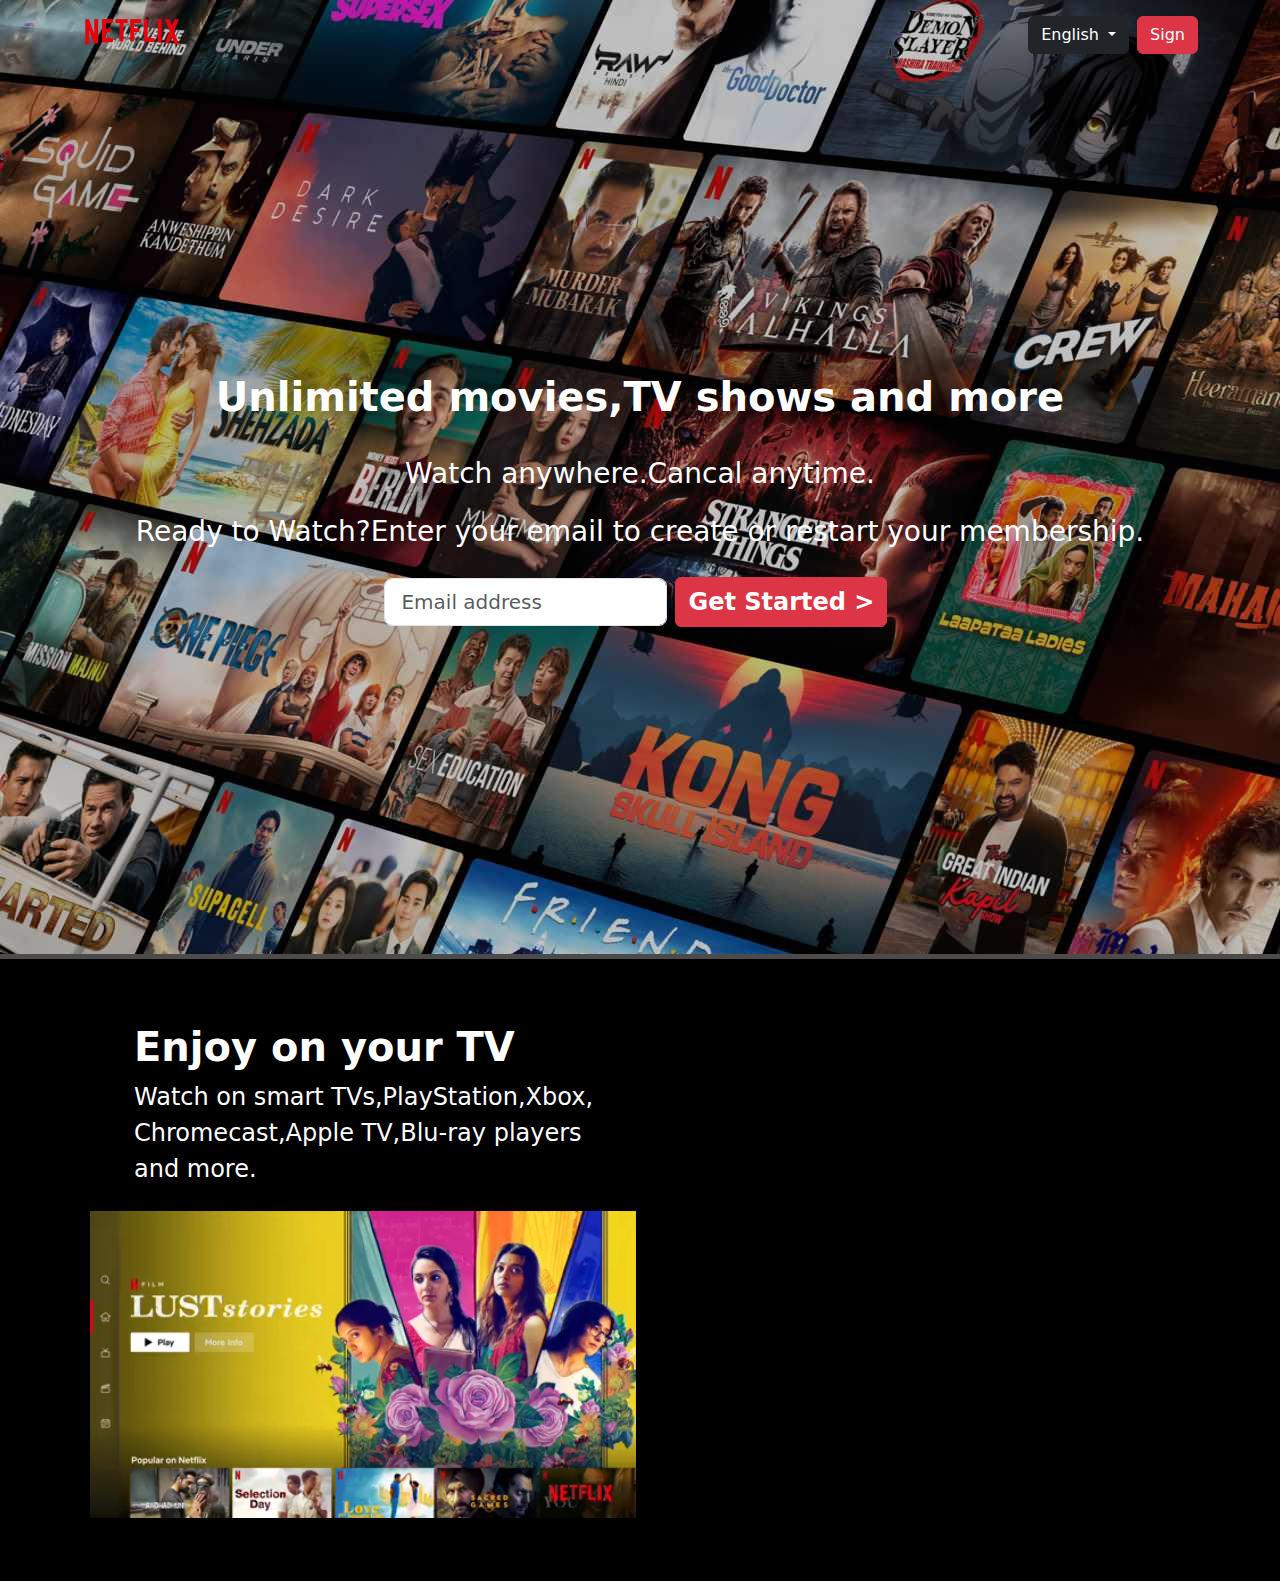
<file: index.html>
<!DOCTYPE html>
<html lang="en">

<head>
    <meta charset="UTF-8">
    <meta name="viewport" content="width=device-width, initial-scale=1.0">
    <title>Netflix</title>
    <link href="https://cdn.jsdelivr.net/npm/bootstrap@5.3.3/dist/css/bootstrap.min.css" rel="stylesheet"
        integrity="sha384-QWTKZyjpPEjISv5WaRU9OFeRpok6YctnYmDr5pNlyT2bRjXh0JMhjY6hW+ALEwIH" crossorigin="anonymous">
    <link rel="stylesheet" href="stylesheet.css">
</head>

<body>
    <!--Bannaer  -->
    <section>
        <div class="netflix ">
            <!-- <div class="mask"></div> -->
            <div class="container ">
                <div class="row justify-content-center ">
                    <div class="col mt-3">
                        <img src="Logonetflix.png" class="w-100 c-logo">
                    </div>
                    <div class="col mt-3">
                        <div class="d-flex justify-content-end ">
                            <div class="dropdown">
                                <button class="btn btn-dark  dropdown-toggle" type="button"
                                    data-bs-toggle="dropdown" aria-expanded="false">
                                    English
                                </button >
                                <ul class="dropdown-menu" name="language">
                                    <li><a class="dropdown-item" href="#">English </a></li>
                                    <li><a class="dropdown-item" href="#">Hindi</a></li>
                                </ul>
                            </div>
                            <button type="button" class="btn btn-danger ms-2">Sign </button>
                        </div>
                    </div>
                </div>
                <div class="row">
                    <div class="col">
                        <div class="d-flex align-items-center justify-content-center vh-100 ">
                            <div class="text-center text-white">
                                <h1 class="fs-1 fw-bold">Unlimited movies,TV shows and more </h1><br>
                                <p class="fs-3">Watch anywhere.Cancal anytime.</p>
                                <p class="fs-3">Ready to Watch?Enter your email to create or restart your membership.
                                </p>
                                <div class="d-sm-flex align-items-center justify-content-center">
                                    <div>
                                        <div class="input-group input-group-lg">
                                            <input type="text" class="form-control" aria-label="sizing example input"
                                                placeholder="Email address">
                                        </div>
                                    </div>
                                    <div>
                                        <button type="button"
                                            class="btn btn-danger text-nowrap fs-4 fw-semibold m-2">Get Started
                                            ></button>
                                    </div>
                                </div>
                            </div>
                        </div>
                    </div>
                </div>
            </div>

    </section>
    <!-- Banner End -->
     <section class="paragraph py-5 c-border-top">
        <div class="container">
            <div class="row">
                <div class="col-md-6  text-white d-flex align-items-center ps-5 m-2">
                    <div>
                        <h1 class="fs-1 p-0 m-2 fw-bold ">Enjoy on your TV</h1>
                        <p class="fs-4 p-0 m-2"> Watch on smart TVs,PlayStation,Xbox, Chromecast,Apple TV,Blu-ray
                            players and more.</p>
                    </div>
                </div>
                <div class="col-md-6 m-2 ">
                    <video class="w-100" src="video-tv-in-0819.m4v"  alt="">
                </div>
            </div>
        </div>
    </section>

    <!--<section class="mobile pt-5 pb-5 c-border-top">
        <div class="container">
            <div class="row">
                <div class="col-6">
                    <div>
                        <img src="mobile.jpg" alt="" class="w-100">
                    </div>
                </div>
                <div class="col-6 text-white d-flex align-items-center pe-4">
                    <div>
                        <h1>Download Your Shows to Watch Offline</h1>
                        <p>Save your favourites easily and always have something to watch.</p>
                    </div>
                </div>
            </div>
        </div>
    </section>

    <section class="third-part pt-5 pb-5 c-border-top">
        <div class="container">
            <div class="row">
                <div class="col-6">
                    <div class=" d-flex align-items-center ps-5">
                        <div class=" text-white">
                            <h1 class="fs-1 p-0 fw-bold ">Watch everywhere</h1>
                            <p class="fs-4 p-0"> Stream Unlimited movies and TV shows on your phone,table,laptop
                                ,and TV.</p>
                        </div>
                    </div>
                </div>
                <div class="col-6">
                    <img class="w-100" src="tv.jpg" alt="">
                </div>
            </div>
        </div>
    </section>

    <section class="mobile pt-5 pb-5 c-border-top">
        <div class="container">
            <div class="row">
                <div class="col-6">
                    <div>
                        <img src="kids.jpg" alt="">
                    </div>
                </div>
                <div class="col-6 text-white d-flex align-items-center pe-4">
                    <div>
                        <h1> Create Profile for kids</h1>
                        <p>send children on adventures with their favourite characters in a space made just for
                            them-free with your membership.</p>
                    </div>
                </div>
            </div>
        </div>
    </section>

    <section class="questions c-border-top pt-3 pb-5">
        <div class="container">
            <div class="row">
                <div class="col text-white d-flex justify-content-center pt-5 pb-5">
                    <h1 class="fs-1 fw-bold">Frequently Asked Questions</h1>
                </div>
            </div>
            <div class="row">
                <div class="col">
                    <div class="accordion" id="accordionExample">
                        <div class="accordion-item">
                            <h2 class="accordion-header">
                                <button class="accordion-button" type="button" data-bs-toggle="collapse"
                                    data-bs-target="#collapseOne" aria-expanded="true" aria-controls="collapseOne">
                                    What is Netflix
                                </button>
                            </h2>
                            <div id="collapseOne" class="accordion-collapse collapse"
                                data-bs-parent="#accordionExample">
                                <div class="accordion-body">
                                    <strong>This is the first item's accordion body.</strong> It is shown by default,
                                    until
                                    the collapse plugin adds the appropriate classes that we use to style each element.
                                    These classes control the overall appearance, as well as the showing and hiding via
                                    CSS
                                    transitions. You can modify any of this with custom CSS or overriding our default
                                    variables. It's also worth noting that just about any HTML can go within the
                                    <code>.accordion-body</code>, though the transition does limit overflow.
                                </div>
                            </div>
                            <h2 class="accordion-header">
                                <button class="accordion-button" type="button" data-bs-toggle="collapse"
                                    data-bs-target="#collapseTwo" aria-expanded="true" aria-controls="collapseOne">
                                    How much does netflix cost?
                                </button>
                            </h2>
                            <div id="collapseTwo" class="accordion-collapse collapse"
                                data-bs-parent="#accordionExample">
                                <div class="accordion-body">
                                    <strong>This is the first item's accordion body.</strong> It is shown by default,
                                    until
                                    the collapse plugin adds the appropriate classes that we use to style each element.
                                    These classes control the overall appearance, as well as the showing and hiding via
                                    CSS
                                    transitions. You can modify any of this with custom CSS or overriding our default
                                    variables. It's also worth noting that just about any HTML can go within the
                                    <code>.accordion-body</code>, though the transition does limit overflow.
                                </div>
                            </div>

                            <h2 class="accordion-header">
                                <button class="accordion-button" type="button" data-bs-toggle="collapse"
                                    data-bs-target="#collapseThree" aria-expanded="true" aria-controls="collapseOne">
                                    Where can I watch?
                                </button>
                            </h2>
                            <div id="collapseThree" class="accordion-collapse collapse"
                                data-bs-parent="#accordionExample">
                                <div class="accordion-body">
                                    <strong>This is the first item's accordion body.</strong> It is shown by default,
                                    until
                                    the collapse plugin adds the appropriate classes that we use to style each element.
                                    These classes control the overall appearance, as well as the showing and hiding via
                                    CSS
                                    transitions. You can modify any of this with custom CSS or overriding our default
                                    variables. It's also worth noting that just about any HTML can go within the
                                    <code>.accordion-body</code>, though the transition does limit overflow.
                                </div>
                            </div>
                            <h2 class="accordion-header">
                                <button class="accordion-button" type="button" data-bs-toggle="collapse"
                                    data-bs-target="#collapseFour" aria-expanded="true" aria-controls="collapseOne">
                                    How do I cancel?
                                </button>
                            </h2>
                            <div id="collapseFour" class="accordion-collapse collapse"
                                data-bs-parent="#accordionExample">
                                <div class="accordion-body">
                                    <strong>This is the first item's accordion body.</strong> It is shown by default,
                                    until
                                    the collapse plugin adds the appropriate classes that we use to style each element.
                                    These classes control the overall appearance, as well as the showing and hiding via
                                    CSS
                                    transitions. You can modify any of this with custom CSS or overriding our default
                                    variables. It's also worth noting that just about any HTML can go within the
                                    <code>.accordion-body</code>, though the transition does limit overflow.
                                </div>
                            </div>
                            <h2 class="accordion-header">
                                <button class="accordion-button" type="button" data-bs-toggle="collapse"
                                    data-bs-target="#collapseFive" aria-expanded="true" aria-controls="collapseOne">
                                    What can I watch on Netflix?
                                </button>
                            </h2>
                            <div id="collapseFive" class="accordion-collapse collapse"
                                data-bs-parent="#accordionExample">
                                <div class="accordion-body">
                                    <strong>This is the first item's accordion body.</strong> It is shown by default,
                                    until
                                    the collapse plugin adds the appropriate classes that we use to style each element.
                                    These classes control the overall appearance, as well as the showing and hiding via
                                    CSS
                                    transitions. You can modify any of this with custom CSS or overriding our default
                                    variables. It's also worth noting that just about any HTML can go within the
                                    <code>.accordion-body</code>, though the transition does limit overflow.
                                </div>
                            </div>
                            <h2 class="accordion-header">
                                <button class="accordion-button" type="button" data-bs-toggle="collapse"
                                    data-bs-target="#collapseSix" aria-expanded="true" aria-controls="collapseOne">
                                    Is Netflix is good for Kids?
                                </button>
                            </h2>
                            <div id="collapseSix" class="accordion-collapse collapse"
                                data-bs-parent="#accordionExample">
                                <div class="accordion-body">
                                    <strong>This is the first item's accordion body.</strong> It is shown by default,
                                    until
                                    the collapse plugin adds the appropriate classes that we use to style each element.
                                    These classes control the overall appearance, as well as the showing and hiding via
                                    CSS
                                    transitions. You can modify any of this with custom CSS or overriding our default
                                    variables. It's also worth noting that just about any HTML can go within the
                                    <code>.accordion-body</code>, though the transition does limit overflow.
                                </div>
                            </div>
                        </div>
                        <div class="text-center text-white mt-3">
                            <p class="fs-5">Ready to Watch?Enter your email to create or restart your membership.
                            </p>
                            <div class="d-flex align-items-center justify-content-center">

                                <div class="d-flex align-items-center justify-content-center">
                                    <div>
                                        <div class="input-group input-group-lg">
                                            <input type="text" class="form-control" aria-label="sizing example input"
                                                placeholder="Email address">
                                        </div>
                                    </div>
                                    <div>
                                        <button type="button"
                                            class="btn btn-danger text-nowrap fs-4 fw-semibold ms-2">Get
                                            Started
                                            ></button>
                                    </div>
                                </div>

                            </div>
                        </div>
                    </div>
                </div>
            </div>
    </section>
    <section>
        <footer class="bg-black text-white pt-5 pb-5 c-border-top">
            <div class="container">
                <div class="row ">
                    <div class="col">
                        <div>Questions?call <a href="#"
                                class="link-secondary link-offset-2 link-underline-opacity-25 link-underline-opacity-100-hover">000-800-919-1694</a>
                        </div>
                        <div class="row pt-3">
                            <div class=" col-3">
                                <p>
                                    <a href="#" class="text-white" style="text-decoration: underline;">FAQ</a>
                                </p>
                            </div>
                            <div class=" col-3">
                                <p>
                                    <a href="#" class="text-white" style="text-decoration: underline;">Help Centre</a>
                                </p>
                            </div>
                            <div class=" col-3">
                                <p>
                                    <a href="#" class="text-white" style="text-decoration: underline;">Account</a>
                                </p>
                            </div>
                            <div class=" col-3">
                                <p>
                                    <a href="#" class="text-white" style="text-decoration: underline;">Media Centre</a>
                                </p>
                            </div>
                        </div>
                        <div class="row">
                            <div class="col-3">
                                <p>
                                    <a href="#" class="text-white" style="text-decoration: underline;">Investor
                                        Relations</a>
                                </p>
                            </div>
                            <div class=" col-3">
                                <p>
                                    <a href="#" class="text-white" style="text-decoration: underline;">Jobs</a>
                                </p>
                            </div>
                            <div class=" col-3">
                                <p>
                                    <a href="#" class="text-white" style="text-decoration: underline;">Ways to Watch</a>
                                </p>
                            </div>
                            <div class=" col-3">
                                <p>
                                    <a href="#" class="text-white" style="text-decoration: underline;">Terms of Use</a>
                                </p>
                            </div>
                        </div>
                        <div class="row">
                            <div class="col-3">
                                <p>
                                    <a href="#" class="text-white" style="text-decoration: underline;">Privacy</a>
                                </p>
                            </div>
                            <div class="col-3">
                                <p>
                                    <a href="#" class="text-white" style="text-decoration: underline;">Cookies
                                        preference</a>
                                </p>
                            </div>
                            <div class="col-3">
                                <p>
                                    <a href="#" class="text-white" style="text-decoration: underline;">Corporate
                                        Information</a>
                                </p>
                            </div>
                            <div class="col-3">
                                <p>
                                    <a href="#" class="text-white" style="text-decoration: underline;">Contact Us</a>
                                </p>
                            </div>
                        </div>
                        <div class="row">
                            <div class="col-3">
                                <p>
                                    <a href="#" class="text-white" style="text-decoration: underline;">Speed Test</a>
                                </p>
                            </div>
                            <div class="col-3">
                                <p>
                                    <a href="#" class="text-white" style="text-decoration: underline;">Legal Notice</a>
                                </p>
                            </div>
                            <div class="col-3">
                                <a href="#" class="text-white" style="text-decoration: underline;">Only on Netflix</a>
                                </p>
                            </div>
                        </div>

                    </div>
                </div>
                <div class="dropdown">
                    <button class="btn btn-outline-secondary dropdown-toggle" type="button"
                        data-bs-toggle="dropdown" aria-expanded="false">
                        English
                    </button>
                    <ul class="dropdown-menu" name="language">
                        <li><a class="dropdown-item" href="#">English </a></li>
                        <li><a class="dropdown-item" href="#">Hindi</a></li>
                    </ul>
                </div>
        </footer>
        
    </section>-->




</body>
<script src="https://cdn.jsdelivr.net/npm/bootstrap@5.3.3/dist/js/bootstrap.bundle.min.js"
    integrity="sha384-YvpcrYf0tY3lHB60NNkmXc5s9fDVZLESaAA55NDzOxhy9GkcIdslK1eN7N6jIeHz"
    crossorigin="anonymous"></script>


</html>
</file>
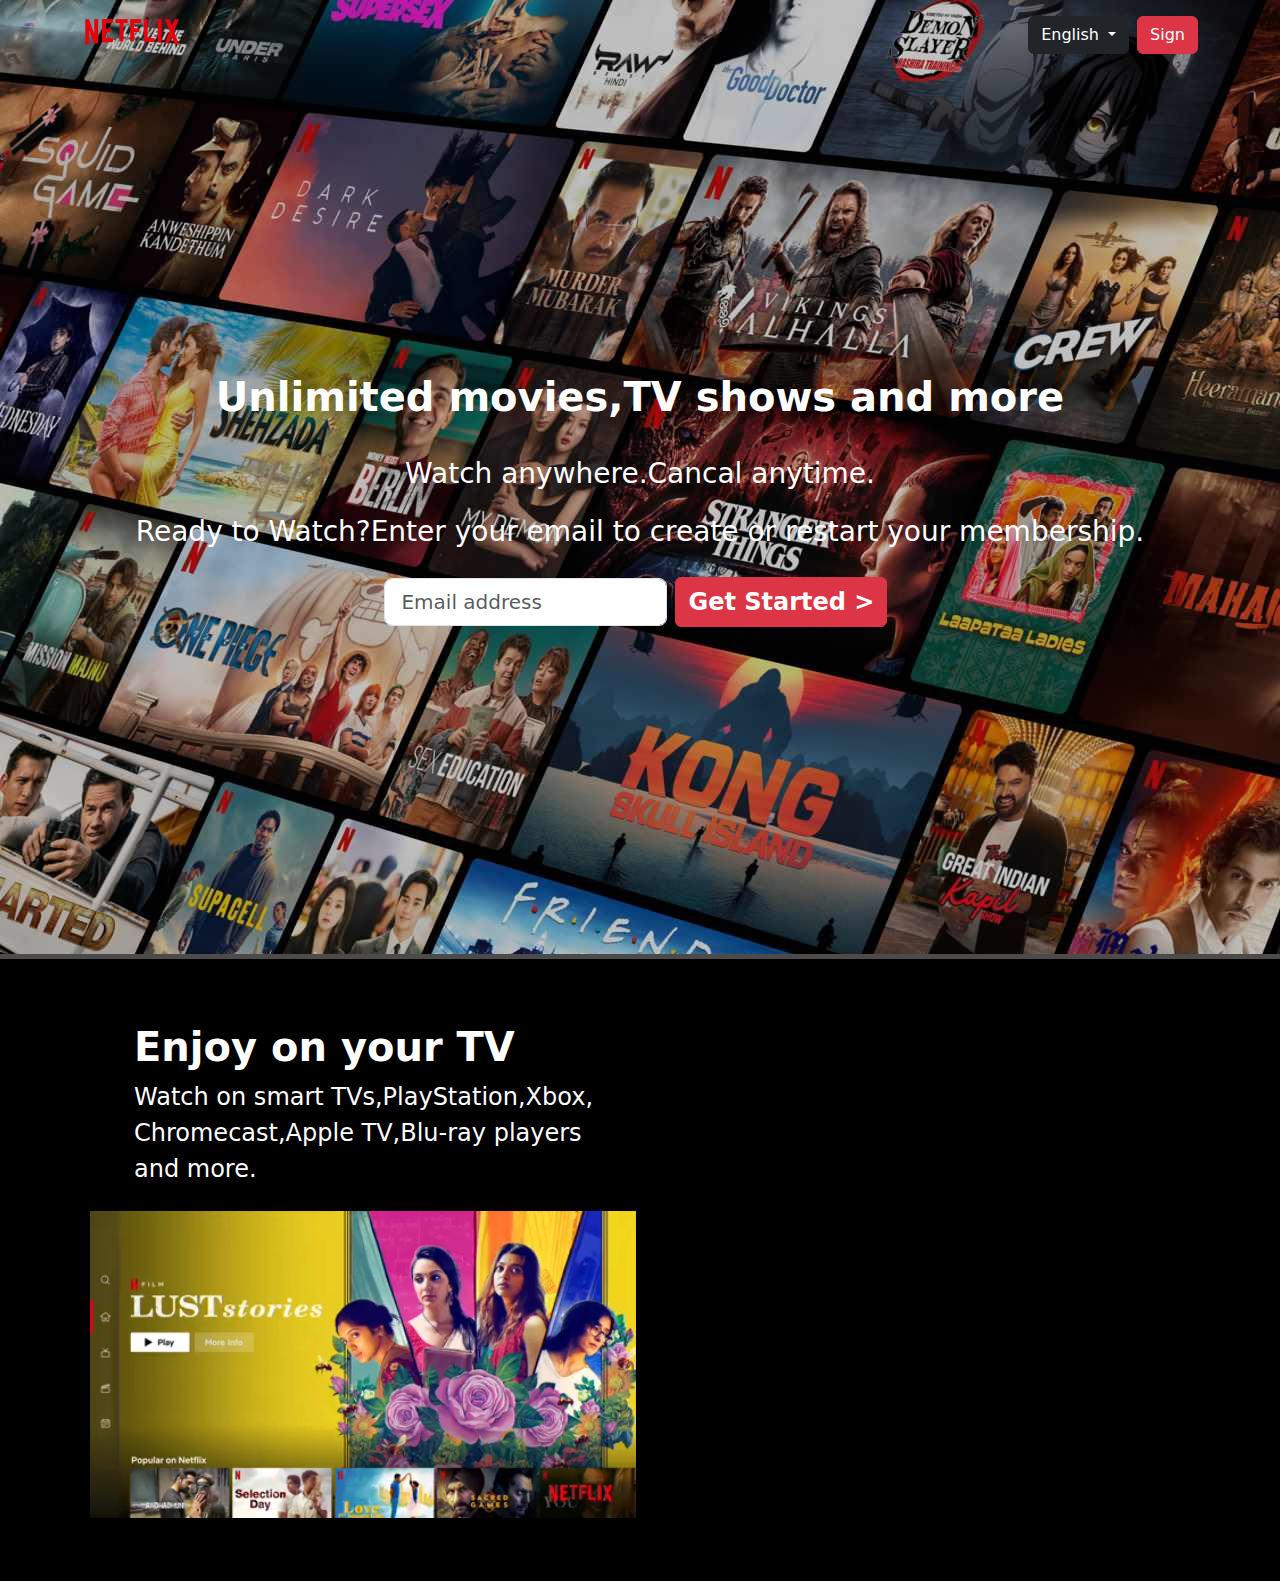
<file: netflix.html>
<!DOCTYPE html>
<html lang="en">

<head>
    <meta charset="UTF-8">
    <meta name="viewport" content="width=device-width, initial-scale=1.0">
    <title>Netflix</title>
    <link href="https://cdn.jsdelivr.net/npm/bootstrap@5.3.3/dist/css/bootstrap.min.css" rel="stylesheet"
        integrity="sha384-QWTKZyjpPEjISv5WaRU9OFeRpok6YctnYmDr5pNlyT2bRjXh0JMhjY6hW+ALEwIH" crossorigin="anonymous">
    <link rel="stylesheet" href="stylesheet.css">
</head>

<body>
    <!--Bannaer  -->
    <section>
        <div class="netflix ">
            <!-- <div class="mask"></div> -->
            <div class="container ">
                <div class="row justify-content-center ">
                    <div class="col mt-3">
                        <img src="Logonetflix.png" class="w-100 c-logo">
                    </div>
                    <div class="col mt-3">
                        <div class="d-flex justify-content-end ">
                            <div class="dropdown">
                                <button class="btn btn-dark  dropdown-toggle" type="button"
                                    data-bs-toggle="dropdown" aria-expanded="false">
                                    English
                                </button >
                                <ul class="dropdown-menu" name="language">
                                    <li><a class="dropdown-item" href="#">English </a></li>
                                    <li><a class="dropdown-item" href="#">Hindi</a></li>
                                </ul>
                            </div>
                            <button type="button" class="btn btn-danger ms-2">Sign </button>
                        </div>
                    </div>
                </div>
                <div class="row">
                    <div class="col">
                        <div class="d-flex align-items-center justify-content-center vh-100 ">
                            <div class="text-center text-white">
                                <h1 class="fs-1 fw-bold">Unlimited movies,TV shows and more </h1><br>
                                <p class="fs-3">Watch anywhere.Cancal anytime.</p>
                                <p class="fs-3">Ready to Watch?Enter your email to create or restart your membership.
                                </p>
                                <div class="d-sm-flex align-items-center justify-content-center">
                                    <div>
                                        <div class="input-group input-group-lg">
                                            <input type="text" class="form-control" aria-label="sizing example input"
                                                placeholder="Email address">
                                        </div>
                                    </div>
                                    <div>
                                        <button type="button"
                                            class="btn btn-danger text-nowrap fs-4 fw-semibold m-2">Get Started
                                            ></button>
                                    </div>
                                </div>
                            </div>
                        </div>
                    </div>
                </div>
            </div>

    </section>
    <!-- Banner End -->
     <section class="paragraph py-5 c-border-top">
        <div class="container">
            <div class="row">
                <div class="col-md-6  text-white d-flex align-items-center ps-5 m-2">
                    <div>
                        <h1 class="fs-1 p-0 m-2 fw-bold ">Enjoy on your TV</h1>
                        <p class="fs-4 p-0 m-2"> Watch on smart TVs,PlayStation,Xbox, Chromecast,Apple TV,Blu-ray
                            players and more.</p>
                    </div>
                </div>
                <div class="col-md-6 m-2 ">
                    <video class="w-100" src="video-tv-in-0819.m4v"  alt="">
                </div>
            </div>
        </div>
    </section>

    <!--<section class="mobile pt-5 pb-5 c-border-top">
        <div class="container">
            <div class="row">
                <div class="col-6">
                    <div>
                        <img src="mobile.jpg" alt="" class="w-100">
                    </div>
                </div>
                <div class="col-6 text-white d-flex align-items-center pe-4">
                    <div>
                        <h1>Download Your Shows to Watch Offline</h1>
                        <p>Save your favourites easily and always have something to watch.</p>
                    </div>
                </div>
            </div>
        </div>
    </section>

    <section class="third-part pt-5 pb-5 c-border-top">
        <div class="container">
            <div class="row">
                <div class="col-6">
                    <div class=" d-flex align-items-center ps-5">
                        <div class=" text-white">
                            <h1 class="fs-1 p-0 fw-bold ">Watch everywhere</h1>
                            <p class="fs-4 p-0"> Stream Unlimited movies and TV shows on your phone,table,laptop
                                ,and TV.</p>
                        </div>
                    </div>
                </div>
                <div class="col-6">
                    <img class="w-100" src="tv.jpg" alt="">
                </div>
            </div>
        </div>
    </section>

    <section class="mobile pt-5 pb-5 c-border-top">
        <div class="container">
            <div class="row">
                <div class="col-6">
                    <div>
                        <img src="kids.jpg" alt="">
                    </div>
                </div>
                <div class="col-6 text-white d-flex align-items-center pe-4">
                    <div>
                        <h1> Create Profile for kids</h1>
                        <p>send children on adventures with their favourite characters in a space made just for
                            them-free with your membership.</p>
                    </div>
                </div>
            </div>
        </div>
    </section>

    <section class="questions c-border-top pt-3 pb-5">
        <div class="container">
            <div class="row">
                <div class="col text-white d-flex justify-content-center pt-5 pb-5">
                    <h1 class="fs-1 fw-bold">Frequently Asked Questions</h1>
                </div>
            </div>
            <div class="row">
                <div class="col">
                    <div class="accordion" id="accordionExample">
                        <div class="accordion-item">
                            <h2 class="accordion-header">
                                <button class="accordion-button" type="button" data-bs-toggle="collapse"
                                    data-bs-target="#collapseOne" aria-expanded="true" aria-controls="collapseOne">
                                    What is Netflix
                                </button>
                            </h2>
                            <div id="collapseOne" class="accordion-collapse collapse"
                                data-bs-parent="#accordionExample">
                                <div class="accordion-body">
                                    <strong>This is the first item's accordion body.</strong> It is shown by default,
                                    until
                                    the collapse plugin adds the appropriate classes that we use to style each element.
                                    These classes control the overall appearance, as well as the showing and hiding via
                                    CSS
                                    transitions. You can modify any of this with custom CSS or overriding our default
                                    variables. It's also worth noting that just about any HTML can go within the
                                    <code>.accordion-body</code>, though the transition does limit overflow.
                                </div>
                            </div>
                            <h2 class="accordion-header">
                                <button class="accordion-button" type="button" data-bs-toggle="collapse"
                                    data-bs-target="#collapseTwo" aria-expanded="true" aria-controls="collapseOne">
                                    How much does netflix cost?
                                </button>
                            </h2>
                            <div id="collapseTwo" class="accordion-collapse collapse"
                                data-bs-parent="#accordionExample">
                                <div class="accordion-body">
                                    <strong>This is the first item's accordion body.</strong> It is shown by default,
                                    until
                                    the collapse plugin adds the appropriate classes that we use to style each element.
                                    These classes control the overall appearance, as well as the showing and hiding via
                                    CSS
                                    transitions. You can modify any of this with custom CSS or overriding our default
                                    variables. It's also worth noting that just about any HTML can go within the
                                    <code>.accordion-body</code>, though the transition does limit overflow.
                                </div>
                            </div>

                            <h2 class="accordion-header">
                                <button class="accordion-button" type="button" data-bs-toggle="collapse"
                                    data-bs-target="#collapseThree" aria-expanded="true" aria-controls="collapseOne">
                                    Where can I watch?
                                </button>
                            </h2>
                            <div id="collapseThree" class="accordion-collapse collapse"
                                data-bs-parent="#accordionExample">
                                <div class="accordion-body">
                                    <strong>This is the first item's accordion body.</strong> It is shown by default,
                                    until
                                    the collapse plugin adds the appropriate classes that we use to style each element.
                                    These classes control the overall appearance, as well as the showing and hiding via
                                    CSS
                                    transitions. You can modify any of this with custom CSS or overriding our default
                                    variables. It's also worth noting that just about any HTML can go within the
                                    <code>.accordion-body</code>, though the transition does limit overflow.
                                </div>
                            </div>
                            <h2 class="accordion-header">
                                <button class="accordion-button" type="button" data-bs-toggle="collapse"
                                    data-bs-target="#collapseFour" aria-expanded="true" aria-controls="collapseOne">
                                    How do I cancel?
                                </button>
                            </h2>
                            <div id="collapseFour" class="accordion-collapse collapse"
                                data-bs-parent="#accordionExample">
                                <div class="accordion-body">
                                    <strong>This is the first item's accordion body.</strong> It is shown by default,
                                    until
                                    the collapse plugin adds the appropriate classes that we use to style each element.
                                    These classes control the overall appearance, as well as the showing and hiding via
                                    CSS
                                    transitions. You can modify any of this with custom CSS or overriding our default
                                    variables. It's also worth noting that just about any HTML can go within the
                                    <code>.accordion-body</code>, though the transition does limit overflow.
                                </div>
                            </div>
                            <h2 class="accordion-header">
                                <button class="accordion-button" type="button" data-bs-toggle="collapse"
                                    data-bs-target="#collapseFive" aria-expanded="true" aria-controls="collapseOne">
                                    What can I watch on Netflix?
                                </button>
                            </h2>
                            <div id="collapseFive" class="accordion-collapse collapse"
                                data-bs-parent="#accordionExample">
                                <div class="accordion-body">
                                    <strong>This is the first item's accordion body.</strong> It is shown by default,
                                    until
                                    the collapse plugin adds the appropriate classes that we use to style each element.
                                    These classes control the overall appearance, as well as the showing and hiding via
                                    CSS
                                    transitions. You can modify any of this with custom CSS or overriding our default
                                    variables. It's also worth noting that just about any HTML can go within the
                                    <code>.accordion-body</code>, though the transition does limit overflow.
                                </div>
                            </div>
                            <h2 class="accordion-header">
                                <button class="accordion-button" type="button" data-bs-toggle="collapse"
                                    data-bs-target="#collapseSix" aria-expanded="true" aria-controls="collapseOne">
                                    Is Netflix is good for Kids?
                                </button>
                            </h2>
                            <div id="collapseSix" class="accordion-collapse collapse"
                                data-bs-parent="#accordionExample">
                                <div class="accordion-body">
                                    <strong>This is the first item's accordion body.</strong> It is shown by default,
                                    until
                                    the collapse plugin adds the appropriate classes that we use to style each element.
                                    These classes control the overall appearance, as well as the showing and hiding via
                                    CSS
                                    transitions. You can modify any of this with custom CSS or overriding our default
                                    variables. It's also worth noting that just about any HTML can go within the
                                    <code>.accordion-body</code>, though the transition does limit overflow.
                                </div>
                            </div>
                        </div>
                        <div class="text-center text-white mt-3">
                            <p class="fs-5">Ready to Watch?Enter your email to create or restart your membership.
                            </p>
                            <div class="d-flex align-items-center justify-content-center">

                                <div class="d-flex align-items-center justify-content-center">
                                    <div>
                                        <div class="input-group input-group-lg">
                                            <input type="text" class="form-control" aria-label="sizing example input"
                                                placeholder="Email address">
                                        </div>
                                    </div>
                                    <div>
                                        <button type="button"
                                            class="btn btn-danger text-nowrap fs-4 fw-semibold ms-2">Get
                                            Started
                                            ></button>
                                    </div>
                                </div>

                            </div>
                        </div>
                    </div>
                </div>
            </div>
    </section>
    <section>
        <footer class="bg-black text-white pt-5 pb-5 c-border-top">
            <div class="container">
                <div class="row ">
                    <div class="col">
                        <div>Questions?call <a href="#"
                                class="link-secondary link-offset-2 link-underline-opacity-25 link-underline-opacity-100-hover">000-800-919-1694</a>
                        </div>
                        <div class="row pt-3">
                            <div class=" col-3">
                                <p>
                                    <a href="#" class="text-white" style="text-decoration: underline;">FAQ</a>
                                </p>
                            </div>
                            <div class=" col-3">
                                <p>
                                    <a href="#" class="text-white" style="text-decoration: underline;">Help Centre</a>
                                </p>
                            </div>
                            <div class=" col-3">
                                <p>
                                    <a href="#" class="text-white" style="text-decoration: underline;">Account</a>
                                </p>
                            </div>
                            <div class=" col-3">
                                <p>
                                    <a href="#" class="text-white" style="text-decoration: underline;">Media Centre</a>
                                </p>
                            </div>
                        </div>
                        <div class="row">
                            <div class="col-3">
                                <p>
                                    <a href="#" class="text-white" style="text-decoration: underline;">Investor
                                        Relations</a>
                                </p>
                            </div>
                            <div class=" col-3">
                                <p>
                                    <a href="#" class="text-white" style="text-decoration: underline;">Jobs</a>
                                </p>
                            </div>
                            <div class=" col-3">
                                <p>
                                    <a href="#" class="text-white" style="text-decoration: underline;">Ways to Watch</a>
                                </p>
                            </div>
                            <div class=" col-3">
                                <p>
                                    <a href="#" class="text-white" style="text-decoration: underline;">Terms of Use</a>
                                </p>
                            </div>
                        </div>
                        <div class="row">
                            <div class="col-3">
                                <p>
                                    <a href="#" class="text-white" style="text-decoration: underline;">Privacy</a>
                                </p>
                            </div>
                            <div class="col-3">
                                <p>
                                    <a href="#" class="text-white" style="text-decoration: underline;">Cookies
                                        preference</a>
                                </p>
                            </div>
                            <div class="col-3">
                                <p>
                                    <a href="#" class="text-white" style="text-decoration: underline;">Corporate
                                        Information</a>
                                </p>
                            </div>
                            <div class="col-3">
                                <p>
                                    <a href="#" class="text-white" style="text-decoration: underline;">Contact Us</a>
                                </p>
                            </div>
                        </div>
                        <div class="row">
                            <div class="col-3">
                                <p>
                                    <a href="#" class="text-white" style="text-decoration: underline;">Speed Test</a>
                                </p>
                            </div>
                            <div class="col-3">
                                <p>
                                    <a href="#" class="text-white" style="text-decoration: underline;">Legal Notice</a>
                                </p>
                            </div>
                            <div class="col-3">
                                <a href="#" class="text-white" style="text-decoration: underline;">Only on Netflix</a>
                                </p>
                            </div>
                        </div>

                    </div>
                </div>
                <div class="dropdown">
                    <button class="btn btn-outline-secondary dropdown-toggle" type="button"
                        data-bs-toggle="dropdown" aria-expanded="false">
                        English
                    </button>
                    <ul class="dropdown-menu" name="language">
                        <li><a class="dropdown-item" href="#">English </a></li>
                        <li><a class="dropdown-item" href="#">Hindi</a></li>
                    </ul>
                </div>
        </footer>
        
    </section>-->




</body>
<script src="https://cdn.jsdelivr.net/npm/bootstrap@5.3.3/dist/js/bootstrap.bundle.min.js"
    integrity="sha384-YvpcrYf0tY3lHB60NNkmXc5s9fDVZLESaAA55NDzOxhy9GkcIdslK1eN7N6jIeHz"
    crossorigin="anonymous"></script>


</html>
</file>
<file: stylesheet.css>
*{
    margin: 0;
    padding: 0;
}
.netflix{
    background-image:url("background.jpg");
    position: relative;
}
/* .mask {
    position: absolute;
    top: 0;
    bottom: 0;
    left: 0;
    right: 0;
    z-index: 1;
    background-image: linear-gradient(to top, rgba(0, 0, 0, 0.8) 0, rgba(0, 0, 0, 0) 60%, rgba(0, 0, 0, 0.8) 100%);
} */
 .second-paragraph{
    background-color: black;
    
}
.c-logo{
    max-width: 100px;
}
 .paragraph{
    background-color: black;
}
 .mobile{
    background-color: black;
}
.c-border-top{
    border-top:5px solid rgb(77, 75, 73);
}
.third-part{
    background-color: black;
}
.questions{
    background-color: black;
}
.accordion-button{
    background-color: rgb(62, 63, 63);
    border: 5px black solid;
    
}
.accordion-collapse{
    background-color: aqua;
}


@media (max-width: 768px) {

    .c-fs-1{
        font-size:26px !important;
    }
    .c-fs-4{
        font-size:18px !important;
    }
}
</file>
